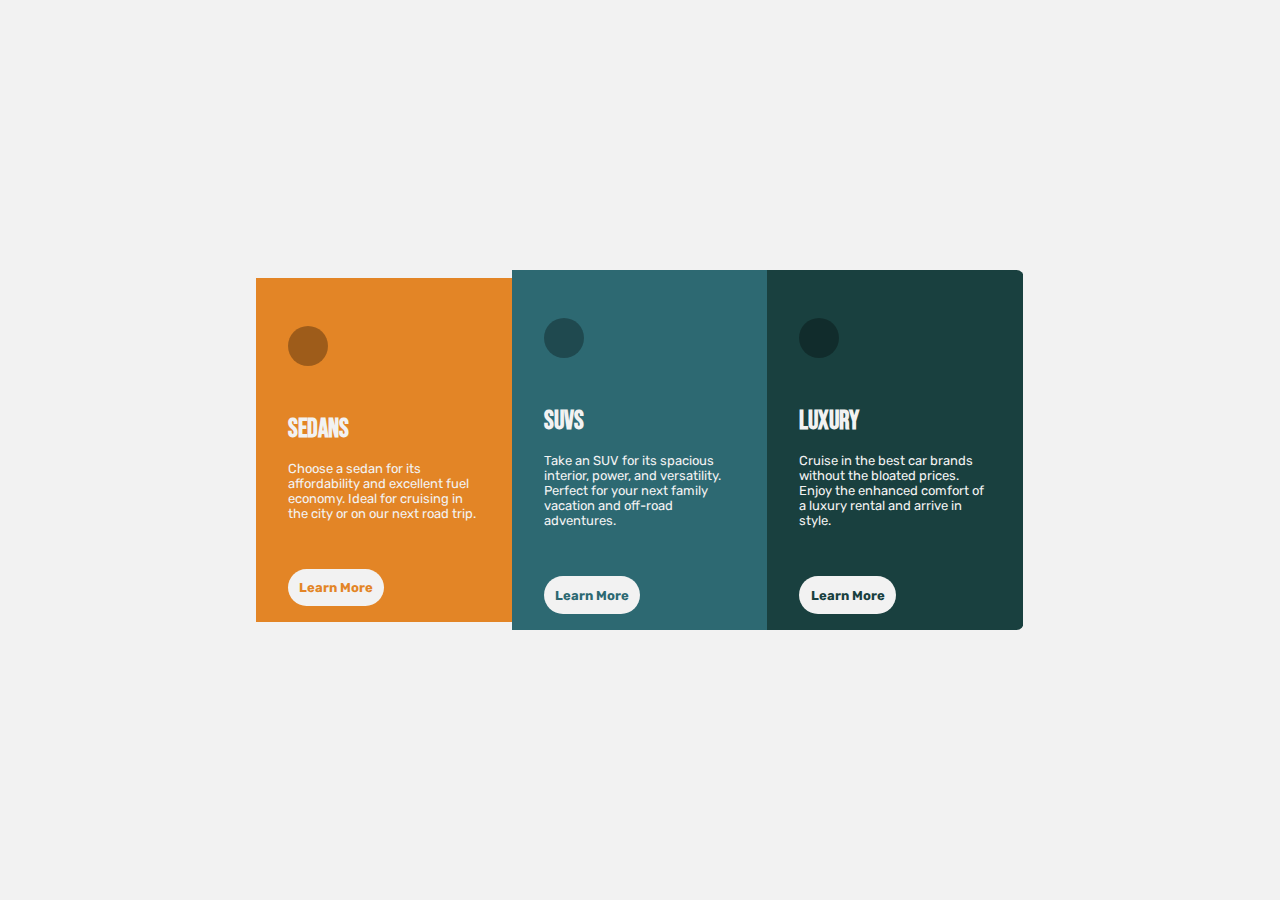
<file: index.html>
<!DOCTYPE html>
<html lang="en">
<head>
	<meta charset="utf-8">
	<meta name="viewport" content="width=device-width, initial-scale=1.0">
	<title>3-Column Layout</title>
	<link rel="stylesheet" href="styles.css">
</head>
<body>
	<main>
		<article>
			<h1>sedans</h1>
			<p>Choose a sedan for its affordability and excellent fuel economy. Ideal for cruising in the city or on our next road trip.</p>
			<a href="#">Learn More</a>
		</article>
		<article>
			<h1>suvs</h1>
			<p>Take an SUV for its spacious interior, power, and versatility. Perfect for your next family vacation and off-road adventures.</p>
			<a href="#">Learn More</a>
		</article>
		<article>
			<h1>luxury</h1>
			<p>Cruise in the best car brands without the bloated prices. Enjoy the enhanced comfort of a luxury rental and arrive in style.</p>
			<a href="#">Learn More</a>
		</article>
	</main>
</body>
</html>
</file>
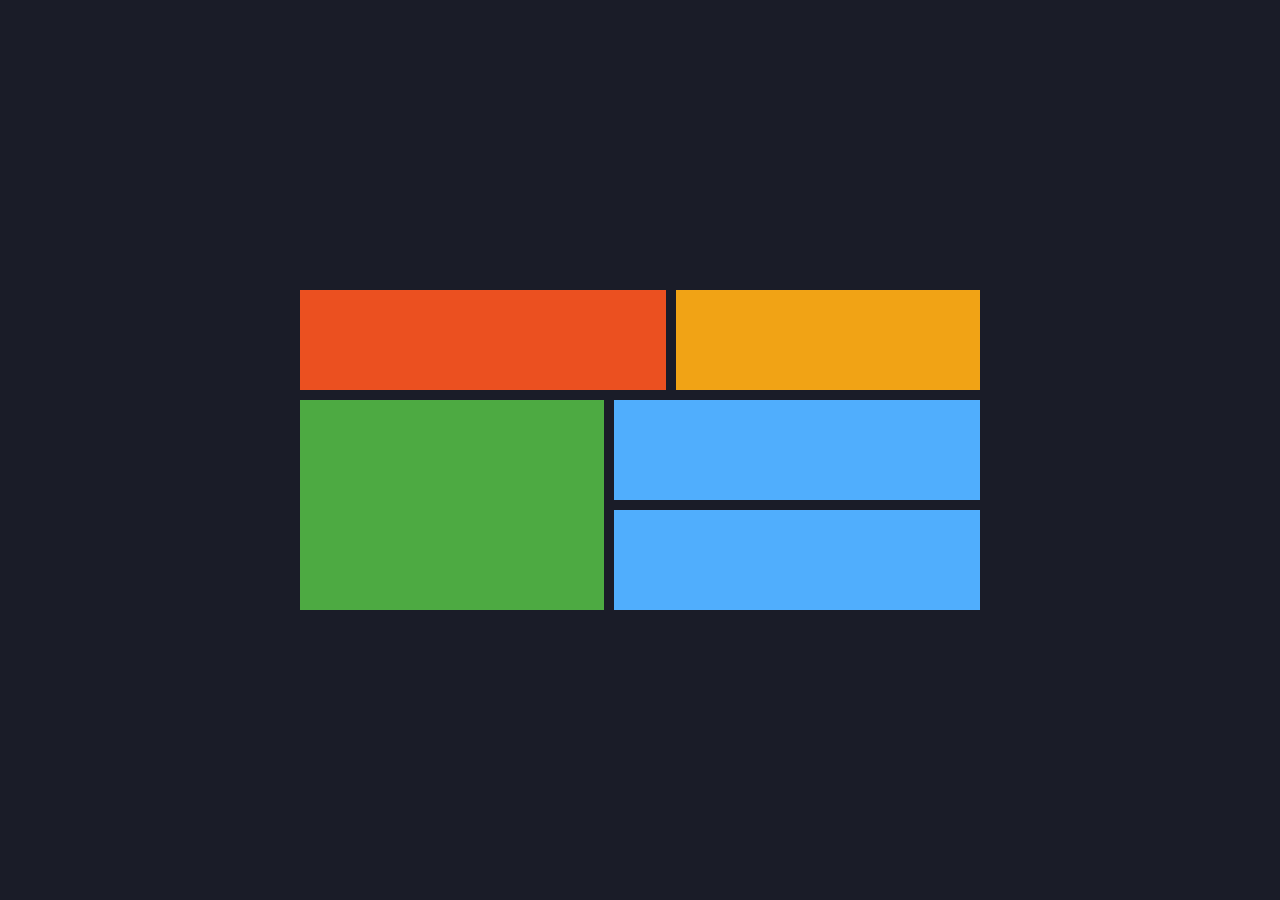
<file: grid.html>
<!DOCTYPE html>
<html lang="en">
<head>
	<meta charset="utf-8">
	<meta name="viewport" content="width=device-width, initial-scale=1.0">
	<title>Grid Layout</title>
	<link rel="stylesheet" href="grid.css">
</head>
<body>
	<main>
		<div class="grid-container">
		  <div class="item1"></div>
		  <div class="item2"></div>
		  <div class="item3"></div>
		  <div class="item4"></div>
		  <div class="item5"></div>
		</div>
	</main>
</body>
</html>
</file>
<file: styles.css>
/*
- Mobile: 375px
- Desktop: 1440px

## Colors

### Primary

- Red: hsl(0, 100%, 74%) 
- Green: hsl(154, 59%, 51%)

### Accent

- Blue: hsl(248, 32%, 49%)

### Neutral

- Dark Blue: hsl(249, 10%, 26%) 
- Grayish Blue: hsl(246, 25%, 77%)
*/

 @import url('https://fonts.googleapis.com/css2?family=Bebas+Neue&family=Poppins:wght@400;500;600;700&family=Rubik:wght@300;400;600&display=swap');

:root{
	--page-white: #f2f2f2;
	--page-orange: #e38526;
	--page-turquoise: #2d6972;
	--page-navy-green: #19403f;
}

*{
	margin: 0;
	padding: 0;
	box-sizing: border-box;
}

body{
	background: var(--page-white);
	display: flex;
	justify-content: center;
	font-size: 16px;
	height: 100vh;
	align-items: center;
}

main{
	width: 60%;
	display: flex;
	align-items: center;
	border-radius: 0.47rem;
	overflow: hidden;
}

article{
	padding: 1rem 2rem;
	width: 33.3%;
	color: var(--page-white);
	display: flex;
	flex-direction: column;
	font-family: 'Rubik', sans-serif;
	font-size: small;
}

article:before{
	content: " ";
	background: rgba(0, 0, 0, 0.3);
	height: 40px;
	width: 40px;
	margin: 2rem 0;
	border-radius: 50%;
}

article h1{
	margin: 1rem 0;
	text-transform: uppercase;
	font-family: 'Bebas Neue', cursive;
}

article a{
	align-self: flex-start;
	border-radius: 1.3rem;
	background: var(--page-white);
	margin-top: 3rem;
	padding: 0.7rem;
	text-decoration: none;
	font-weight: bold;
}

article:nth-child(1){
	background: var(--page-orange);
}

article:nth-child(2){
	background: var(--page-turquoise);
}

article:nth-child(3){
	background: var(--page-navy-green);
}

article:nth-child(1) a{
	color: var(--page-orange);
}

article:nth-child(2) a{
	color: var(--page-turquoise);
}

article:nth-child(3) a{
	color: var(--page-navy-green);
}

@media only screen and (min-width: 375px) and (max-width: 578px){
	body{
		height: unset;
	}

	main{
		flex-direction: column;
		width: 70%;
		margin-top: 2rem;
	}

	article{
		width: 100%;
		margin-bottom: 1rem;
		border-radius: 0.47rem;
	}
}

@media only screen and (min-width: 579px) and (max-width: 1144px){
	body{
		height: unset;
	}

	article {
		width: 80%;
		margin-bottom: 1rem;
		border-radius: 0.47rem;
	}

	main {
	  width: 50%;
	  flex-direction: column;
	  margin-top: 2rem;
	}
}
</file>
<file: grid.css>
*{
  margin: 0;
  padding: 0;
  box-sizing: border-box;
}

body{
  background: #1a1c28;
}

main{
  width: 700px;
  margin: 0 auto;
  border-radius: 4px;
  display: grid;
  height: 100vh;
  align-content: center;
}

.grid-container {
  display: grid;
  grid-template-columns: auto auto auto auto auto auto auto auto auto auto auto;
  grid-template-rows: auto auto auto auto;
  gap: 10px;
  background-color: #1a1c28;
  padding: 10px;
}

.grid-container > div {
  text-align: center;
  min-height: 100px;
  font-size: 30px;
}

.item1 {
  grid-column-start: 1;
  grid-column-end: 7;
  background: #eb5020;
}

.item2{
	grid-column-start: 7;
    grid-column-end: 12;
    background: #f1a315;
}

.item1, .item2{
  grid-row-start: 1;
  grid-row-end: 3;
}

.item3{
	grid-column-start: 1;
    grid-column-end: 6;
    background: #4daa42;
}

.item4, .item5{
	grid-column-start: 6;
    grid-column-end: 12;
    background: #50aefd;
}

.item3{
	grid-row-start: 3;
    grid-row-end: 5;
}

.item4{
	grid-row-start: 3;
    grid-row-end: 4;
}

.item5{
	grid-row-start: 4;
    grid-row-end: 5;
}
</file>
